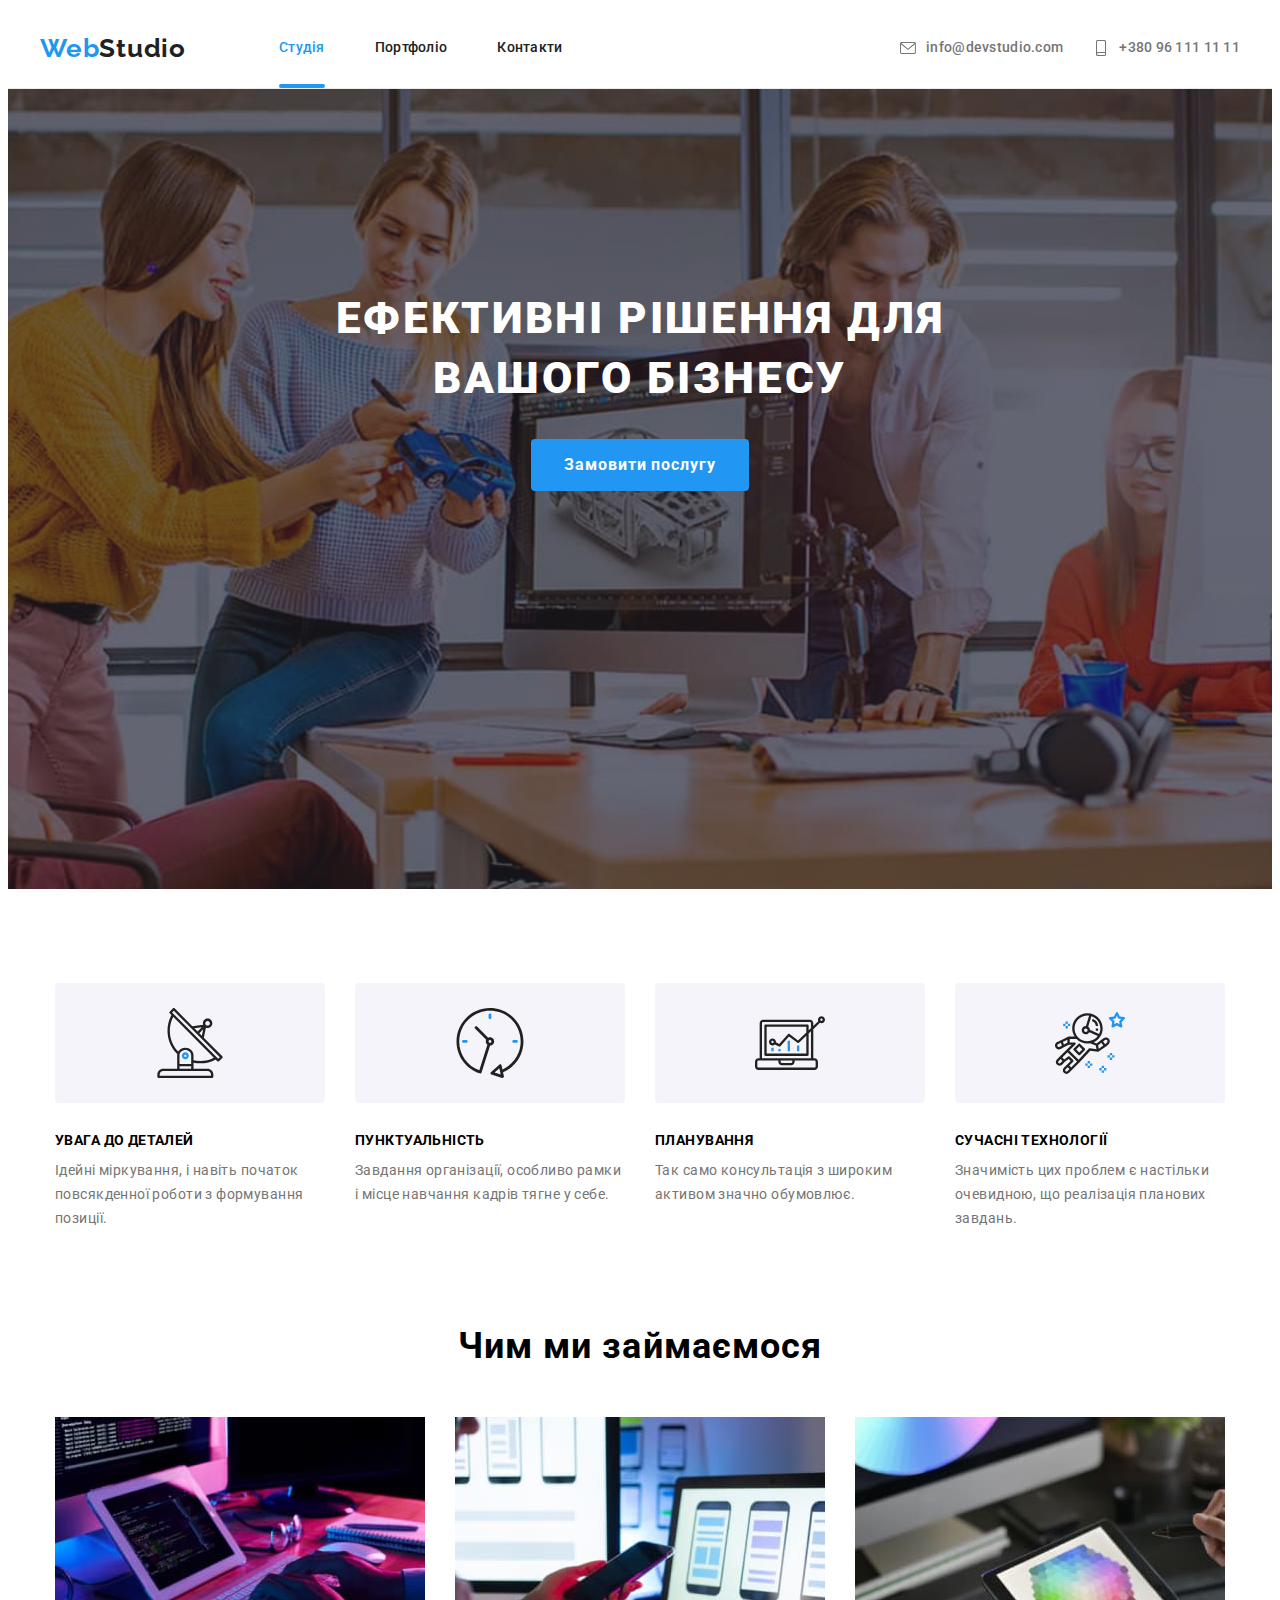
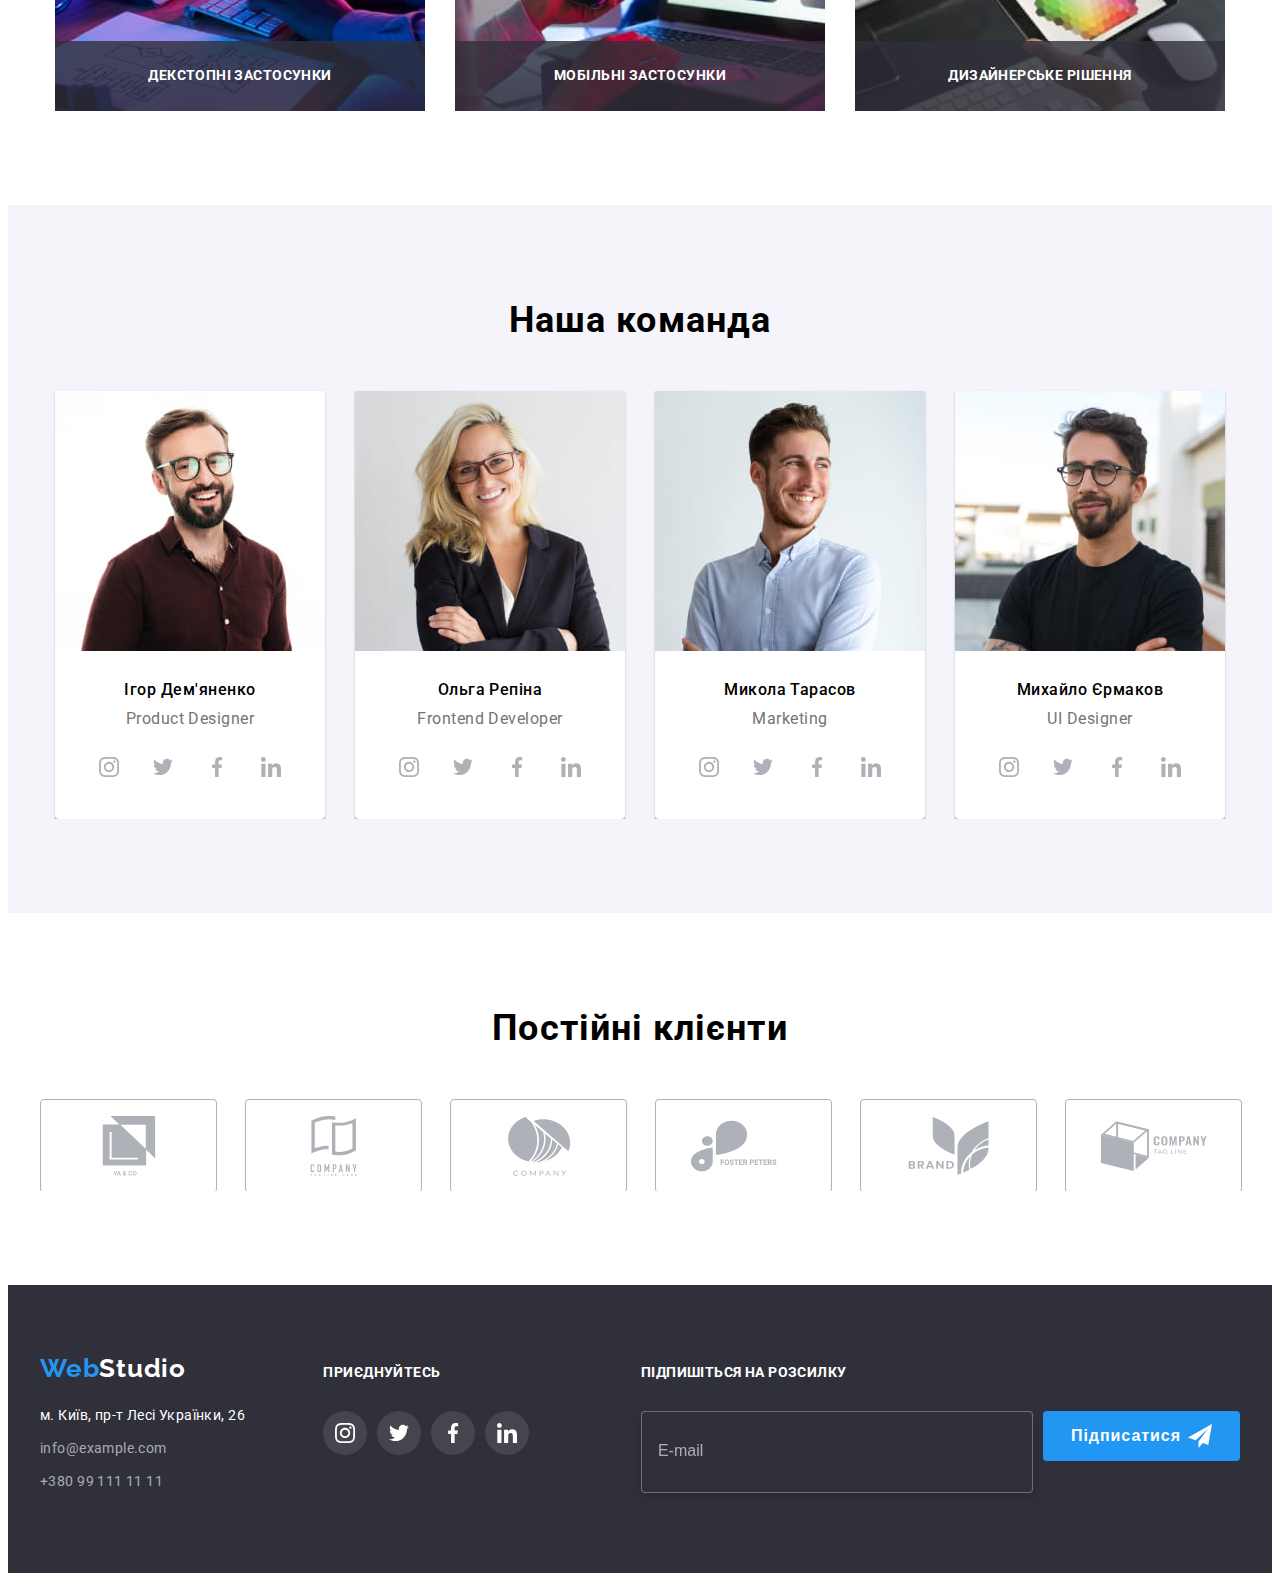
<file: index.html>
<!DOCTYPE html>
<html lang="uk">
  <head>
    <meta charset="UTF-8" />
    <meta http-equiv="X-UA-Compatible" content="IE=edge" />
    <meta name="viewport" content="width=device-width, initial-scale=1.0" />
    <title>Веб-студія</title>
    <link
      rel="stylesheet"
      href="https://cdnjs.cloudflare.com/ajax/libs/modern-normalize/1.1.0/modern-normalize.min.css"
      integrity="sha512-wpPYUAdjBVSE4KJnH1VR1HeZfpl1ub8YT/NKx4PuQ5NmX2tKuGu6U/JRp5y+Y8XG2tV+wKQpNHVUX03MfMFn9Q=="
      crossorigin="anonymous"
      referrerpolicy="no-referrer"
    />
    <link rel="preconnect" href="https://fonts.googleapis.com" />
    <link rel="preconnect" href="https://fonts.gstatic.com" crossorigin />
    <link
      href="https://fonts.googleapis.com/css2?family=Raleway:wght@700&family=Roboto:wght@400;500;700;900&display=swap"
      rel="stylesheet"
    />

    <link rel="stylesheet" href="./css/main.min.css" />
  </head>
  <body>
    <header class="header">
      <div class="container header-flex">
        <nav class="nav">
          <a class="logo link" href="" lang="en"
            >Web<span class="logo-theme-dark">Studio</span></a
          >
          <ul class="menu list">
            <li class="menu-item">
              <a class="menu-link link accent current" href="#">Студія</a>
            </li>
            <li class="menu-item">
              <a class="menu-link link" href="./portfolio.html">Портфоліо</a>
            </li>
            <li class="menu-item">
              <a class="menu-link link" href="#contact">Контакти</a>
            </li>
          </ul>
        </nav>

        <ul class="contact-nav list">
          <li class="header-contact__item">
            <a
              class="header-contact__link contact-mail link"
              href="mailto:info@devstudio.com"
            >
              <svg class="header-icon">
                <use href="./images/icons.svg#icon-mail"></use>
              </svg>
              info@devstudio.com
            </a>
          </li>
          <li class="header-contact__item">
            <a
              class="header-contact__link contact-number-phone link"
              href="tel:+38096111111"
            >
              <svg class="header-icon">
                <use href="./images/icons.svg#icon-smartphone"></use>
              </svg>
              +380 96 111 11 11
            </a>
          </li>
        </ul>
        <button class="menu-open" data-menu-open>
          <svg
            class="menu-burger"
            width="40"
            height="40"
            aria-label="Відкривання мобільного меню"
          >
            <use href="./images/icons.svg#icon-menu-mob"></use>
          </svg>
        </button>
      </div>

      <div class="mob-menu mob-flex is-hidden" data-menu>
        <div>
          <button class="menu-close" data-menu-close>
            <svg
              class="menu-close"
              width="40"
              height="40"
              aria-label="Закривання мобільного меню"
            >
              <use href="./images/icons.svg#icon-close-mob"></use>
            </svg>
          </button>

          <ul class="mob-menu-list list">
            <li class="mob-menu-list__item">
              <a
                class="mob-menu-list__link link mob-menu-list__link--current"
                href="./index.html"
                >Студія</a
              >
            </li>
            <li class="mob-menu-list__item">
              <a class="mob-menu-list__link link" href="./portfolio.html"
                >Портфоліо</a
              >
            </li>
            <li class="mob-menu-list__item">
              <a class="mob-menu-list__link link" href="">Контакти</a>
            </li>
          </ul>
        </div>
        <div class="mob-menu-list__down">
          <a class="mob-menu-list__tell link" href="tel:+380961111111">
            +38 096 111 11 11</a
          >
          <a class="mob-menu-list__mail link" href="mailto:info@devstudio.com"
            >info@devstudio.com</a
          >
          <ul class="mob-menu-list__social list">
            <li class="mob-menu-list__social-item">Instagram</li>
            <li class="mob-menu-list__social-item">Twitter</li>
            <li class="mob-menu-list__social-item">Facebook</li>
            <li class="mob-menu-list__social-item">LinkedIn</li>
          </ul>
        </div>
      </div>
    </header>
    <main>
      <section class="hero">
        <div class="container">
          <h1 class="hero-title">Ефективні рішення для вашого бізнесу</h1>
          <button class="hero-btn" type="button" data-modal-open>
            Замовити послугу
          </button>

          <div class="backdrop is-hidden" data-modal>
            <div class="modal">
              <form class="form">
                <span class="form-title"
                  >Залиште свої дані, ми вам передзвонимо</span
                >
                <div class="form-field top-title">
                  <label class="form-label" for="name">Ім'я</label>
                  <input class="form-input" type="text" name="name" id="name" />
                  <svg class="input-icon" width="18" height="18">
                    <use href="./images/icons.svg#icon-name"></use>
                  </svg>
                </div>
                <div class="form-field">
                  <label class="form-label" for="tel">Телефон</label>
                  <input
                    class="form-input"
                    type="tel"
                    name="tel"
                    id="tel"
                    required
                  />
                  <svg class="input-icon" width="18" height="18">
                    <use href="./images/icons.svg#icon-phone"></use>
                  </svg>
                </div>
                <div class="form-field">
                  <label class="form-label" for="email">Пошта</label>
                  <input
                    class="form-input"
                    type="email"
                    name="email"
                    id="email"
                  />
                  <svg class="input-icon" width="18" height="18">
                    <use href="./images/icons.svg#icon-email"></use>
                  </svg>
                </div>
                <div class="form-field">
                  <label class="comment-label" for="comment">Коментар</label>
                  <textarea
                    class="comment"
                    name="comment"
                    id="comment"
                    rows="9"
                    placeholder="Введіть текст"
                  ></textarea>
                </div>

                <div class="form-field-chek">
                  <label class="policy-label" for="policy">
                    <input
                      class="checkbox"
                      type="checkbox"
                      name="policy"
                      id="policy"
                    />

                    <span class="form-icon-policy">
                      <svg class="policy-icon" width="18px" height="18px">
                        <use href="./images/icons.svg#icon-check"></use>
                      </svg>
                    </span>

                    <span class="form-label-policy">
                      Погоджуюсь з розсилкою і приймаю &nbsp;</span
                    ><a class="policy-link" href="">Умови договору</a>
                  </label>
                </div>

                <button class="form-btn" type="submit">Відправити</button>
              </form>

              <button type="button" class="button-close" data-modal-close>
                <svg class="icon-close-modal" width="18" height="18">
                  <use href="./images/icons.svg#icon-close"></use>
                </svg>
              </button>
            </div>
          </div>
        </div>
      </section>

      <section class="services-section" id="services">
        <div class="container">
          <h2 class="visually-hidden">Підхід</h2>
          <ul class="services-list services-flex list">
            <li class="services-item">
              <div class="services-icon-bg">
                <svg width="70" height="70">
                  <use href="./images/icons.svg#icon-antenna-1"></use>
                </svg>
              </div>

              <h3 class="services-subtitle">Увага до деталей</h3>
              <p class="services-description">
                Ідейні міркування, і навіть початок повсякденної роботи з
                формування позиції.
              </p>
            </li>
            <li class="services-item">
              <div class="services-icon-bg">
                <svg width="70" height="70">
                  <use href="./images/icons.svg#icon-clock-2"></use>
                </svg>
              </div>

              <h3 class="services-subtitle">Пунктуальність</h3>
              <p class="services-description">
                Завдання організації, особливо рамки і місце навчання кадрів
                тягне у себе.
              </p>
            </li>
            <li class="services-item">
              <div class="services-icon-bg">
                <svg width="70" height="70">
                  <use href="./images/icons.svg#icon-diagram-3"></use>
                </svg>
              </div>

              <h3 class="services-subtitle">Планування</h3>
              <p class="services-description">
                Так само консультація з широким активом значно обумовлює.
              </p>
            </li>
            <li class="services-item">
              <div class="services-icon-bg">
                <svg width="70" height="70">
                  <use href="./images/icons.svg#icon-astronaut-4"></use>
                </svg>
              </div>

              <h3 class="services-subtitle">Сучасні технології</h3>
              <p class="services-description">
                Значимість цих проблем є настільки очевидною, що реалізація
                планових завдань.
              </p>
            </li>
          </ul>
        </div>
      </section>

      <section class="work">
        <div class="container">
          <h2 class="title__description">Чим ми займаємося</h2>
          <ul class="list work__list">
            <li class="work__element">
              <div class="work__item">
                <img
                  class="img"
                  srcset="
                    ./images/about/about-img-0.jpg    1x,
                    ./images/about/about-img-0-2x.jpg 2x
                  "
                  src="./images/about/about-img-0.jpg"
                  alt="верстка, дизайн, внешнее оформление, рабочий офис"
                  width="370"
                  height="294"
                />
                <h3 class="work-list__text">ДЕКСТОПНІ ЗАСТОСУНКИ</h3>
              </div>
            </li>

            <li class="work__element">
              <div class="work__item">
                <img
                  class="img"
                  srcset="
                    ./images/about/about-img-1.jpg    1x,
                    ./images/about/about-img-1-2x.jpg 2x
                  "
                  src="./images/about/about-img-1.jpg"
                  alt="разработка мобильных приложений"
                  width="370"
                  height="294"
                />
                <h3 class="work-list__text">МОБІЛЬНІ ЗАСТОСУНКИ</h3>
              </div>
            </li>
            <li class="work__element">
              <div class="work__item">
                <img
                  class="img"
                  srcset="
                    ./images/about/about-img-2.jpg    1x,
                    ./images/about/about-img-2-2x.jpg 2x
                  "
                  src="./images/about/about-img-2.jpg"
                  alt="веб-дизайнер выберает цвет"
                  width="370"
                  height="294"
                />
                <h3 class="work-list__text">ДИЗАЙНЕРСЬКЕ РІШЕННЯ</h3>
              </div>
            </li>
          </ul>
        </div>
      </section>

      <section class="team" id="about">
        <div class="container">
          <h2 class="title__description">Наша команда</h2>
          <ul class="team__list list">
            <li class="team__element">
              <picture>
                <!-- Набір зображень для десктопних екранів -->
                <source
                  media="(min-width: 1200px)"
                  srcset="
                    ./images/team/igor-dek.jpg   1x,
                    ./images/team/igor-dek2x.jpg 2x
                  "
                  type="image/jpg"
                />
                <!-- Набір зображень для планшетних екранів -->
                <source
                  media="(min-width: 768px)"
                  srcset="
                    ./images/team/igor-tab.jpg   1x,
                    ./images/team/igor-tab2x.jpg 2x
                  "
                  type="image/jpg"
                />
                <!-- Набір зображень для мобільних екранів -->
                <source
                  media="(max-width: 767px)"
                  srcset="
                    ./images/team/igor-mob.jpg   1x,
                    ./images/team/igor-mob2x.jpg 2x
                  "
                  type="image/jpg"
                />
                <!-- Дефолтне зображення, яке відпрацює у будь-якому випадку -->
                <img
                  class="img"
                  src="./images/team/igor.jpg"
                  alt="Продукт дизайнер"
                  width="450"
                  height="460"
                />
              </picture>
              <div class="about-card">
                <h3 class="subtitle-name">Ігор Дем'яненко</h3>
                <p class="description-position">Product Designer</p>
                <ul class="team-soc-list list">
                  <li class="team-soc-item">
                    <a href="" target="_blank" class="team-soc-link link">
                      <svg class="team-soc-icon" width="20" height="20">
                        <use href="./images/icons.svg#icon-instagram"></use>
                      </svg>
                    </a>
                  </li>
                  <li class="team-soc-item">
                    <a href="" target="_blank" class="team-soc-link link">
                      <svg class="team-soc-icon" width="20" height="20">
                        <use href="./images/icons.svg#icon-twitter"></use>
                      </svg>
                    </a>
                  </li>
                  <li class="team-soc-item">
                    <a href="" target="_blank" class="team-soc-link link">
                      <svg class="team-soc-icon" width="20" height="20">
                        <use href="./images/icons.svg#icon-facebook"></use>
                      </svg>
                    </a>
                  </li>
                  <li class="team-soc-item">
                    <a href="" target="_blank" class="team-soc-link link">
                      <svg class="team-soc-icon" width="20" height="20">
                        <use href="./images/icons.svg#icon-linkedin"></use>
                      </svg>
                    </a>
                  </li>
                </ul>
              </div>
            </li>
            <li class="team__element">
              <picture>
                <!-- Набір зображень для десктопних екранів -->
                <source
                  media="(min-width: 1200px)"
                  srcset="
                    ./images/team/olga-dek.jpg   1x,
                    ./images/team/olga-dek2x.jpg 2x
                  "
                  type="image/jpg"
                />
                <!-- Набір зображень для планшетних екранів -->
                <source
                  media="(min-width: 768px)"
                  srcset="
                    ./images/team/olga-tab.jpg   1x,
                    ./images/team/olga-tab2x.jpg 2x
                  "
                  type="image/jpg"
                />
                <!-- Набір зображень для мобільних екранів -->
                <source
                  media="(max-width: 767px)"
                  srcset="
                    ./images/team/olga-mob.jpg   1x,
                    ./images/team/olga-mob2x.jpg 2x
                  "
                  type="image/jpg"
                />
                <!-- Дефолтне зображення, яке відпрацює у будь-якому випадку -->
                <img
                  class="img"
                  src="./images/team/olga.jpg"
                  alt="розробниця"
                  width="450"
                  height="460"
                />
              </picture>
              <div class="about-card">
                <h3 class="subtitle-name">Ольга Репіна</h3>
                <p class="description-position">Frontend Developer</p>

                <ul class="team-soc-list list">
                  <li class="team-soc-item">
                    <a href="" target="_blank" class="team-soc-link link">
                      <svg class="team-soc-icon" width="20" height="20">
                        <use href="./images/icons.svg#icon-instagram"></use>
                      </svg>
                    </a>
                  </li>
                  <li class="team-soc-item">
                    <a href="" target="_blank" class="team-soc-link link">
                      <svg class="team-soc-icon" width="20" height="20">
                        <use href="./images/icons.svg#icon-twitter"></use>
                      </svg>
                    </a>
                  </li>
                  <li class="team-soc-item">
                    <a href="" target="_blank" class="team-soc-link link">
                      <svg class="team-soc-icon" width="20" height="20">
                        <use href="./images/icons.svg#icon-facebook"></use>
                      </svg>
                    </a>
                  </li>
                  <li class="team-soc-item">
                    <a href="" target="_blank" class="team-soc-link link">
                      <svg class="team-soc-icon" width="20" height="20">
                        <use href="./images/icons.svg#icon-linkedin"></use>
                      </svg>
                    </a>
                  </li>
                </ul>
              </div>
            </li>

            <li class="team__element">
              <picture>
                <!-- Набір зображень для десктопних екранів -->
                <source
                  media="(min-width: 1200px)"
                  srcset="
                    ./images/team/nikolay-dek.jpg   1x,
                    ./images/team/nikolay-dek2x.jpg 2x
                  "
                  type="image/jpg"
                />
                <!-- Набір зображень для планшетних екранів -->
                <source
                  media="(min-width: 768px)"
                  srcset="
                    ./images/team/nikolay-tab.jpg   1x,
                    ./images/team/nikolay-tab2x.jpg 2x
                  "
                  type="image/jpg"
                />
                <!-- Набір зображень для мобільних екранів -->
                <source
                  media="(max-width: 767px)"
                  srcset="
                    ./images/team/nikolay-mob.jpg   1x,
                    ./images/team/nikolay-mob2x.jpg 2x
                  "
                  type="image/jpg"
                />
                <!-- Дефолтне зображення, яке відпрацює у будь-якому випадку -->
                <img
                  class="img"
                  src="./images/team/nikolay.jpg"
                  alt="маркетолог"
                  width="450"
                  height="460"
                />
              </picture>
              <div class="about-card">
                <h3 class="subtitle-name">Микола Тарасов</h3>
                <p class="description-position">Marketing</p>

                <ul class="team-soc-list list">
                  <li class="team-soc-item">
                    <a href="" target="_blank" class="team-soc-link link">
                      <svg class="team-soc-icon" width="20" height="20">
                        <use href="./images/icons.svg#icon-instagram"></use>
                      </svg>
                    </a>
                  </li>
                  <li class="team-soc-item">
                    <a href="" target="_blank" class="team-soc-link link">
                      <svg class="team-soc-icon" width="20" height="20">
                        <use href="./images/icons.svg#icon-twitter"></use>
                      </svg>
                    </a>
                  </li>
                  <li class="team-soc-item">
                    <a href="" target="_blank" class="team-soc-link link">
                      <svg class="team-soc-icon" width="20" height="20">
                        <use href="./images/icons.svg#icon-facebook"></use>
                      </svg>
                    </a>
                  </li>
                  <li class="team-soc-item">
                    <a href="" target="_blank" class="team-soc-link link">
                      <svg class="team-soc-icon" width="20" height="20">
                        <use href="./images/icons.svg#icon-linkedin"></use>
                      </svg>
                    </a>
                  </li>
                </ul>
              </div>
            </li>

            <li class="team__element">
              <picture>
                <!-- Набір зображень для десктопних екранів -->
                <source
                  media="(min-width: 1200px)"
                  srcset="
                    ./images/team/misha-dek.jpg   1x,
                    ./images/team/misha-dek2x.jpg 2x
                  "
                  type="image/jpg"
                />
                <!-- Набір зображень для планшетних екранів -->
                <source
                  media="(min-width: 768px)"
                  srcset="
                    ./images/team/misha-tab.jpg   1x,
                    ./images/team/misha-tab2x.jpg 2x
                  "
                  type="image/jpg"
                />
                <!-- Набір зображень для мобільних екранів -->
                <source
                  media="(max-width: 767px)"
                  srcset="
                    ./images/team/misha-mob.jpg   1x,
                    ./images/team/misha-mob2x.jpg 2x
                  "
                  type="image/jpg"
                />
                <!-- Дефолтне зображення, яке відпрацює у будь-якому випадку -->
                <img
                  class="img"
                  src="./images/team/misha.jpg"
                  alt="UI Дизайнер"
                  width="450"
                  height="460"
                />
              </picture>
              <div class="about-card">
                <h3 class="subtitle-name">Михайло Єрмаков</h3>
                <p class="description-position">UI Designer</p>

                <ul class="team-soc-list list">
                  <li class="team-soc-item">
                    <a href="" target="_blank" class="team-soc-link link">
                      <svg class="team-soc-icon" width="20" height="20">
                        <use href="./images/icons.svg#icon-instagram"></use>
                      </svg>
                    </a>
                  </li>
                  <li class="team-soc-item">
                    <a href="" target="_blank" class="team-soc-link link">
                      <svg class="team-soc-icon" width="20" height="20">
                        <use href="./images/icons.svg#icon-twitter"></use>
                      </svg>
                    </a>
                  </li>
                  <li class="team-soc-item">
                    <a href="" target="_blank" class="team-soc-link link">
                      <svg class="team-soc-icon" width="20" height="20">
                        <use href="./images/icons.svg#icon-facebook"></use>
                      </svg>
                    </a>
                  </li>
                  <li class="team-soc-item">
                    <a href="" target="_blank" class="team-soc-link link">
                      <svg class="team-soc-icon" width="20" height="20">
                        <use href="./images/icons.svg#icon-linkedin"></use>
                      </svg>
                    </a>
                  </li>
                </ul>
              </div>
            </li>
          </ul>
        </div>
      </section>
      <section class="customers">
        <div class="container">
          <h2 class="title__description">Постійні клієнти</h2>
          <ul class="customers__list list">
            <li class="customers__item">
              <a
                href="https://www.google.com.ua/"
                target="_blank"
                class="customers__link"
              >
                <svg class="customers__icon" width="106" height="60">
                  <use href="./images/icons.svg#icon-group-1"></use>
                </svg>
              </a>
            </li>
            <li class="customers__item">
              <a
                href="https://www.google.com.ua/"
                target="_blank"
                class="customers__link"
              >
                <svg class="customers__icon" width="106" height="60">
                  <use href="./images/icons.svg#icon-group-2"></use>
                </svg>
              </a>
            </li>
            <li class="customers__item">
              <a
                href="https://www.google.com.ua/"
                target="_blank"
                class="customers__link"
              >
                <svg class="customers__icon" width="106" height="60">
                  <use href="./images/icons.svg#icon-group-3"></use>
                </svg>
              </a>
            </li>
            <li class="customers__item">
              <a
                href="https://www.google.com.ua/"
                target="_blank"
                class="customers__link"
              >
                <svg class="customers__icon" width="106" height="60">
                  <use href="./images/icons.svg#icon-group-4"></use>
                </svg>
              </a>
            </li>
            <li class="customers__item">
              <a
                href="https://www.google.com.ua/"
                target="_blank"
                class="customers__link"
              >
                <svg class="customers__icon" width="106" height="60">
                  <use href="./images/icons.svg#icon-group-5"></use>
                </svg>
              </a>
            </li>
            <li class="customers__item">
              <a
                href="https://www.google.com.ua/"
                target="_blank"
                class="customers__link"
              >
                <svg class="customers__icon" width="106" height="60">
                  <use href="./images/icons.svg#icon-group-6"></use>
                </svg>
              </a>
            </li>
          </ul>
        </div>
      </section>
      <footer id="contact" class="footer">
        <div class="container">
          <div class="footer__flex">
            <div class="footer-widget">
              <a class="logo link" href="" lang="en"
                >Web<span class="logo-theme-light">Studio</span></a
              >

              <address class="footer-contact">
                <ul class="footer-contact__list list">
                  <li class="footer-contact__item">
                    <a
                      class="contact-map link"
                      href="https://goo.gl/maps/MqzZdGGHkDWmwsRv9"
                      target="blank"
                      rel="noopener noreferrer"
                      >м. Київ, пр-т Лесі Українки, 26
                    </a>
                  </li>
                  <li class="footer-contact__item">
                    <a
                      class="contact-addres link"
                      href="mailto:info@example.com"
                      >info@example.com</a
                    >
                  </li>
                  <li class="footer-contact__item">
                    <a class="contact-addres link" href="tel:+380991111111"
                      >+380 99 111 11 11</a
                    >
                  </li>
                </ul>
              </address>
            </div>
            <div class="footer-widget-soc">
              <div class="footer-soc">
                <h3 class="third-title">Приєднуйтесь</h3>
                <ul class="footer-soc-list list">
                  <li class="footer-soc-item">
                    <a
                      href="https://www.instagram.com/"
                      target="_blank"
                      class="footer-soc-link link"
                    >
                      <svg class="footer-soc-icon" width="20" height="20">
                        <use href="./images/icons.svg#icon-instagram"></use>
                      </svg>
                    </a>
                  </li>
                  <li class="footer-soc-item">
                    <a
                      href="https://twitter.com/"
                      target="_blank"
                      class="footer-soc-link link"
                    >
                      <svg class="footer-soc-icon" width="20" height="20">
                        <use href="./images/icons.svg#icon-twitter"></use>
                      </svg>
                    </a>
                  </li>
                  <li class="footer-soc-item">
                    <a
                      href="https://www.facebook.com/"
                      target="_blank"
                      class="footer-soc-link link"
                    >
                      <svg class="footer-soc-icon" width="20" height="20">
                        <use href="./images/icons.svg#icon-facebook"></use>
                      </svg>
                    </a>
                  </li>
                  <li class="footer-soc-item">
                    <a
                      href="https://www.linkedin.com/"
                      target="_blank"
                      class="footer-soc-link link"
                    >
                      <svg class="footer-soc-icon" width="20" height="20">
                        <use href="./images/icons.svg#icon-linkedin"></use>
                      </svg>
                    </a>
                  </li>
                </ul>
              </div>
            </div>

            <div class="footer-widget-form">
              <div class="footer-submit">
                <p class="footer-submit-text">Підпишіться на розсилку</p>
                <div class="footer-submit-form">
                  <label class="footer-submit-label" for="submit-mail"></label>
                  <input
                    class="footer-submit-input"
                    type="email"
                    name="submit-mail"
                    id="submit-mail"
                    placeholder="E-mail"
                  />

                  <button class="footer-submit-btn" type="submit">
                    Підписатися
                    <svg class="footer-submit-icon" width="24px" height="24px">
                      <use href="./images/icons.svg#icon-send"></use>
                    </svg>
                  </button>
                </div>
              </div>
            </div>
          </div>
        </div>
      </footer>
    </main>
    <script src="./js/menu.js"></script>
    <script src="./js/modal.js"></script>
  </body>
</html>
</file>
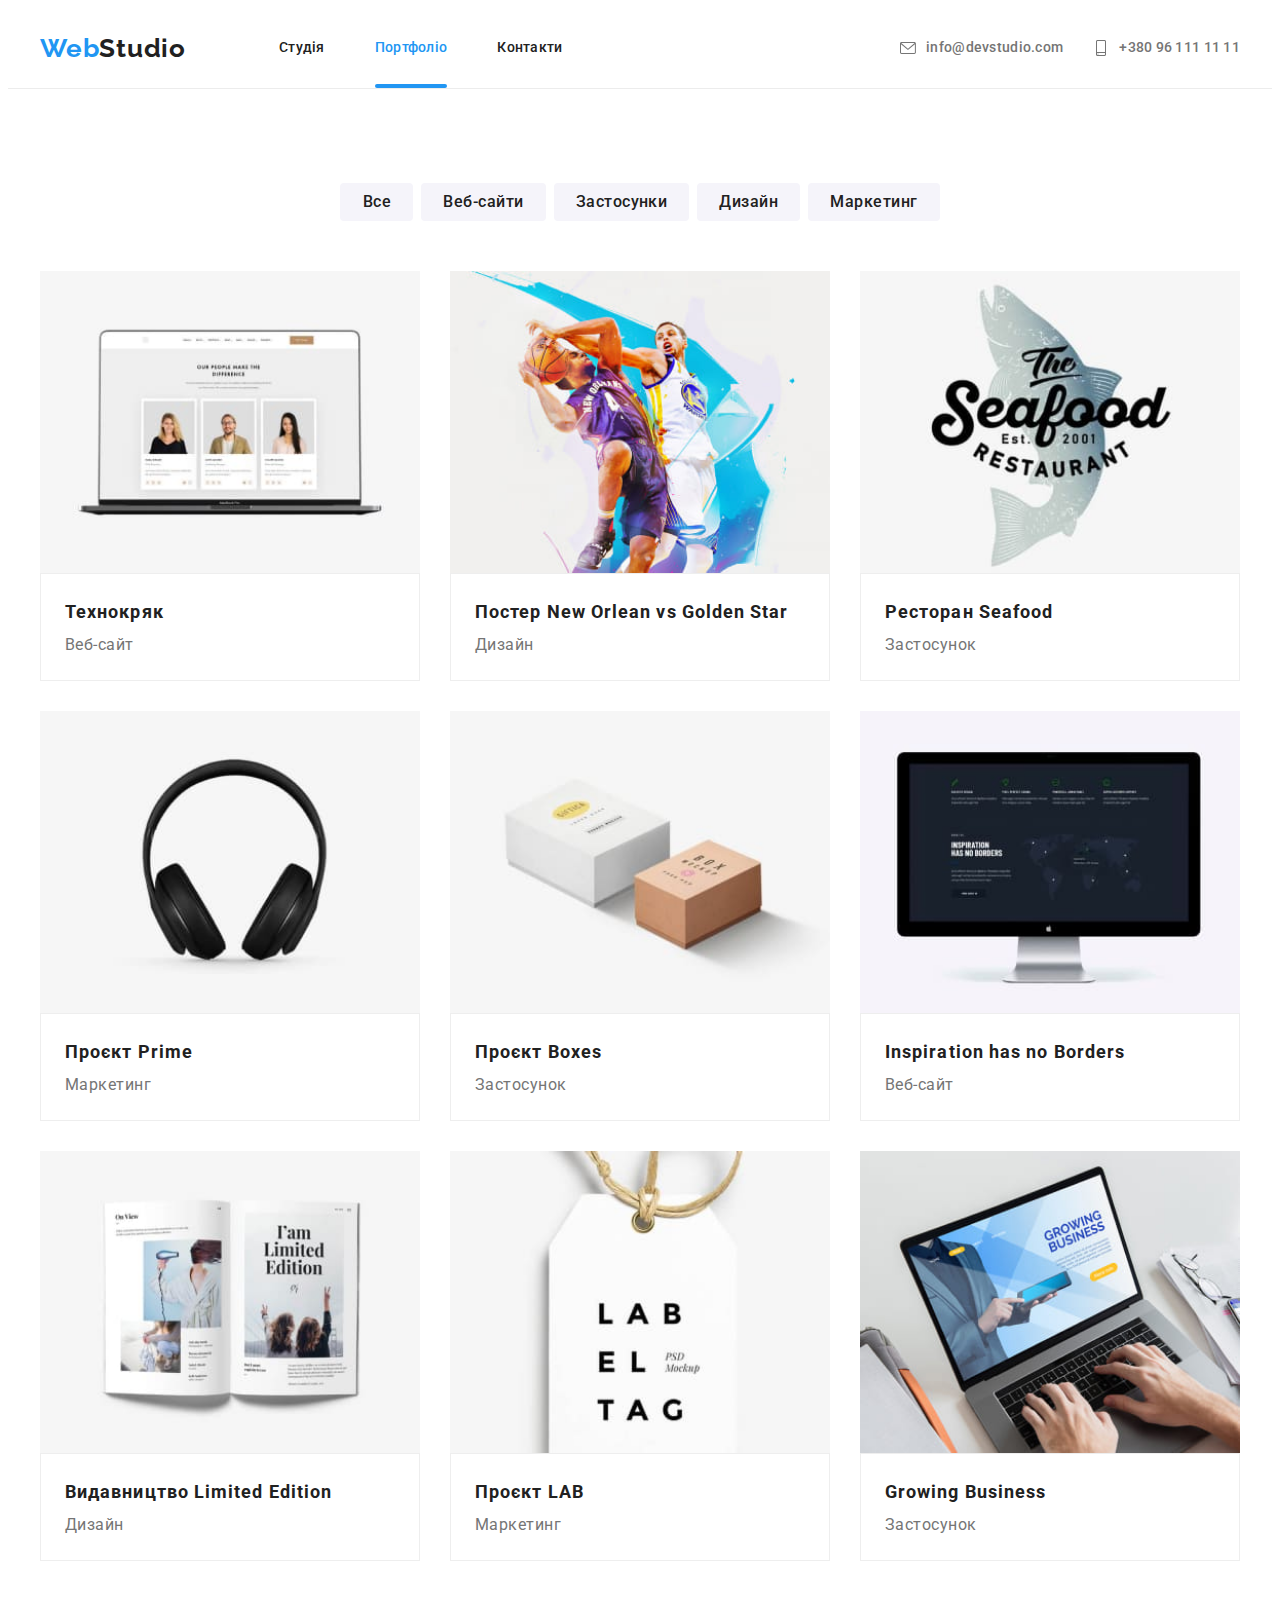
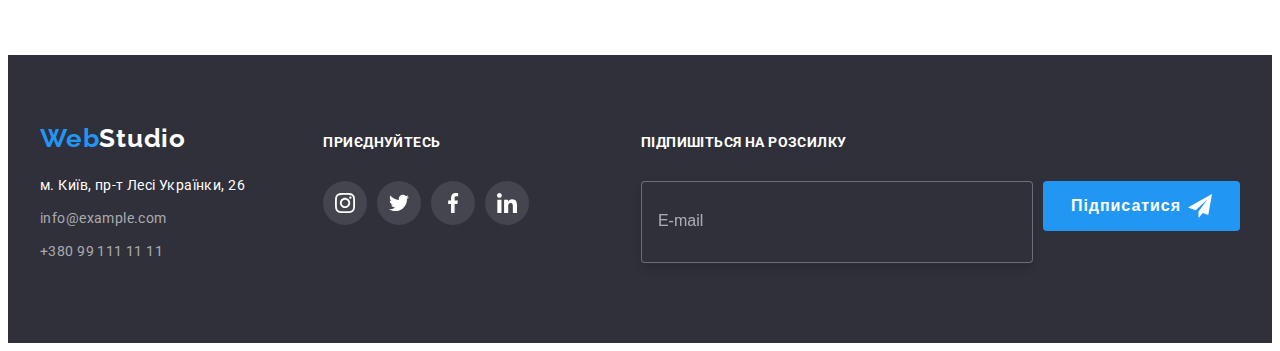
<file: portfolio.html>
<!DOCTYPE html>
<html lang="uk">
  <head>
    <meta charset="UTF-8" />
    <meta http-equiv="X-UA-Compatible" content="IE=edge" />
    <meta name="viewport" content="width=device-width, initial-scale=1.0" />
    <title>Портфоліо</title>
    <link rel="preconnect" href="https://fonts.googleapis.com" />
    <link rel="preconnect" href="https://fonts.gstatic.com" crossorigin />
    <link
      href="https://fonts.googleapis.com/css2?family=Raleway:wght@700&family=Roboto:wght@400;500;700;900&display=swap"
      rel="stylesheet"
    />
    <link
      rel="stylesheet"
      href="https://cdnjs.cloudflare.com/ajax/libs/modern-normalize/1.1.0/modern-normalize.min.css"
      integrity="sha512-wpPYUAdjBVSE4KJnH1VR1HeZfpl1ub8YT/NKx4PuQ5NmX2tKuGu6U/JRp5y+Y8XG2tV+wKQpNHVUX03MfMFn9Q=="
      crossorigin="anonymous"
      referrerpolicy="no-referrer"
    />

    <link rel="stylesheet" href="./css/main.min.css" />
  </head>
  <body>
    <header class="header">
      <div class="container header-flex">
        <nav class="nav">
          <a class="logo link" href="" lang="en"
            >Web<span class="logo-theme-dark">Studio</span></a
          >
          <ul class="menu list">
            <li class="menu-item">
              <a class="menu-link link" href="./index.html">Студія</a>
            </li>
            <li class="menu-item">
              <a class="menu-link link accent current" href="./portfolio.html"
                >Портфоліо</a
              >
            </li>
            <li class="menu-item">
              <a class="menu-link link" href="#contact">Контакти</a>
            </li>
          </ul>
        </nav>

        <ul class="contact-nav list">
          <li class="header-contact__item">
            <a
              class="header-contact__link contact-mail link"
              href="mailto:info@devstudio.com"
            >
              <svg class="header-icon">
                <use href="./images/icons.svg#icon-mail"></use>
              </svg>
              info@devstudio.com
            </a>
          </li>
          <li class="header-contact__item">
            <a
              class="header-contact__link contact-number-phone link"
              href="tel:+38096111111"
            >
              <svg class="header-icon">
                <use href="./images/icons.svg#icon-smartphone"></use>
              </svg>
              +380 96 111 11 11
            </a>
          </li>
        </ul>
        <button class="menu-open" data-menu-open>
          <svg class="menu-burger" width="40" height="40">
            <use href="./images/icons.svg#icon-menu-mob"></use>
          </svg>
        </button>
      </div>

      <div class="mob-menu mob-flex is-hidden" data-menu>
        <div>
          <button class="menu-close" data-menu-close>
            <svg class="menu-close" width="40" height="40">
              <use href="./images/icons.svg#icon-close-mob"></use>
            </svg>
          </button>

          <ul class="mob-menu-list list">
            <li class="mob-menu-list__item">
              <a
                class="mob-menu-list__link link mob-menu-list__link"
                href="./index.html"
                >Студія</a
              >
            </li>
            <li class="mob-menu-list__item">
              <a
                class="mob-menu-list__link link mob-menu-list__link--current link"
                href="./portfolio.html"
                >Портфоліо</a
              >
            </li>
            <li class="mob-menu-list__item">
              <a class="mob-menu-list__link link" href="">Контакти</a>
            </li>
          </ul>
        </div>
        <div class="mob-menu-list__down">
          <a class="mob-menu-list__tell link" href="tel:+380961111111">
            +38 096 111 11 11</a
          >
          <a class="mob-menu-list__mail link" href="mailto:info@devstudio.com"
            >info@devstudio.com</a
          >
          <ul class="mob-menu-list__social list">
            <li class="mob-menu-list__social-item">Instagram</li>
            <li class="mob-menu-list__social-item">Twitter</li>
            <li class="mob-menu-list__social-item">Facebook</li>
            <li class="mob-menu-list__social-item">LinkedIn</li>
          </ul>
        </div>
      </div>
    </header>
    <main>
      <section class="portfolio">
        <div class="container">
          <ul class="filter list">
            <li class="filter__element">
              <button class="btn-element__filter" type="button">Все</button>
            </li>
            <li class="filter__element">
              <button class="btn-element__filter" type="button">
                Веб-сайти
              </button>
            </li>
            <li class="filter__element">
              <button class="btn-element__filter" type="button">
                Застосунки
              </button>
            </li>
            <li class="filter__element">
              <button class="btn-element__filter" type="button">Дизайн</button>
            </li>
            <li class="filter__element">
              <button class="btn-element__filter" type="button">
                Маркетинг
              </button>
            </li>
          </ul>

          <ul class="portfolio__container list">
            <li class="portfolio__element">
              <a class="portfolio__element-link link" href="">
                <div class="portfolio-overlay">
                  <div class="portfolio-overlay__wrapper">
                    <div class="portfolio-overlay__contents">
                      <p class="portfolio-overlay__description">
                        Ресурс пропонує комплексні пропозиції з різним рівнем
                        функціоналу та сервісів. Все це дозволить відвідувачу
                        отримати вичерпні відомості про компанію або приватну
                        особу.
                      </p>
                    </div>
                  </div>

                  <picture>
                    <!-- Набір зображень для десктопних екранів -->
                    <source
                      media="(min-width: 1200px)"
                      srcset="
                        ./images/portfolio/img-0-dek.jpg   1x,
                        ./images/portfolio/img-0-dek2x.jpg 2x
                      "
                      type="image/jpg"
                    />
                    <!-- Набір зображень для планшетних екранів -->
                    <source
                      media="(min-width: 768px)"
                      srcset="
                        ./images/portfolio/img-0-tab.jpg   1x,
                        ./images/portfolio/img-0-tab2x.jpg 2x
                      "
                      type="image/jpg"
                    />
                    <!-- Набір зображень для мобільних екранів -->
                    <source
                      media="(max-width: 767px)"
                      srcset="
                        ./images/portfolio/img-0-mob.jpg   1x,
                        ./images/portfolio/img-0-mob2x.jpg 2x
                      "
                      type="image/jpg"
                    />
                    <!-- Дефолтне зображення, яке відпрацює у будь-якому випадку -->
                    <img
                      class="img"
                      src="./images/portfolio/img-0.jpg"
                      alt="Технокряк, ноутбук, веб-сайт, скрін "
                      width="450"
                      height="294"
                      loading="lazy"
                    />
                  </picture>
                </div>

                <div class="portfolio-card">
                  <h2 class="portfolio__subtitle">Технокряк</h2>
                  <p class="portfolio__description">Веб-сайт</p>
                </div>
              </a>
            </li>
            <li class="portfolio__element">
              <a class="portfolio__element-link link" href="">
                <div class="portfolio-overlay">
                  <div class="portfolio-overlay__wrapper">
                    <div class="portfolio-overlay__contents">
                      <p class="portfolio-overlay__description">
                        Ресурс пропонує комплексні пропозиції з різним рівнем
                        функціоналу та сервісів. Все це дозволить відвідувачу
                        отримати вичерпні відомості про компанію або приватну
                        особу.
                      </p>
                    </div>
                  </div>

                  <picture>
                    <!-- Набір зображень для десктопних екранів -->
                    <source
                      media="(min-width: 1200px)"
                      srcset="
                        ./images/portfolio/img-1-dek.jpg   1x,
                        ./images/portfolio/img-1-dek2x.jpg 2x
                      "
                      type="image/jpg"
                    />
                    <!-- Набір зображень для планшетних екранів -->
                    <source
                      media="(min-width: 768px)"
                      srcset="
                        ./images/portfolio/img-1-tab.jpg   1x,
                        ./images/portfolio/img-1-tab2x.jpg 2x
                      "
                      type="image/jpg"
                    />
                    <!-- Набір зображень для мобільних екранів -->
                    <source
                      media="(max-width: 767px)"
                      srcset="
                        ./images/portfolio/img-1-mob.jpg   1x,
                        ./images/portfolio/img-1-mob2x.jpg 2x
                      "
                      type="image/jpg"
                    />
                    <!-- Дефолтне зображення, яке відпрацює у будь-якому випадку -->
                    <img
                      class="img"
                      src="./images/portfolio/img-1.jpg"
                      alt="постер, баскетоболісти із м’ячем"
                      width="450"
                      height="294"
                      loading="lazy"
                    />
                  </picture>
                </div>
                <div class="portfolio-card">
                  <h2 class="portfolio__subtitle">
                    Постер New Orlean vs Golden Star
                  </h2>
                  <p class="portfolio__description">Дизайн</p>
                </div>
              </a>
            </li>

            <li class="portfolio__element">
              <a class="portfolio__element-link link" href="">
                <div class="portfolio-overlay">
                  <div class="portfolio-overlay__wrapper">
                    <div class="portfolio-overlay__contents">
                      <p class="portfolio-overlay__description">
                        Ресурс пропонує комплексні пропозиції з різним рівнем
                        функціоналу та сервісів. Все це дозволить відвідувачу
                        отримати вичерпні відомості про компанію або приватну
                        особу.
                      </p>
                    </div>
                  </div>

                  <picture>
                    <!-- Набір зображень для десктопних екранів -->
                    <source
                      media="(min-width: 1200px)"
                      srcset="
                        ./images/portfolio/img-2-dek.jpg   1x,
                        ./images/portfolio/img-2-dek2x.jpg 2x
                      "
                      type="image/jpg"
                    />
                    <!-- Набір зображень для планшетних екранів -->
                    <source
                      media="(min-width: 768px)"
                      srcset="
                        ./images/portfolio/img-2-tab.jpg   1x,
                        ./images/portfolio/img-2-tab2x.jpg 2x
                      "
                      type="image/jpg"
                    />
                    <!-- Набір зображень для мобільних екранів -->
                    <source
                      media="(max-width: 767px)"
                      srcset="
                        ./images/portfolio/img-2-mob.jpg   1x,
                        ./images/portfolio/img-2-mob2x.jpg 2x
                      "
                      type="image/jpg"
                    />
                    <!-- Дефолтне зображення, яке відпрацює у будь-якому випадку -->
                    <img
                      class="img"
                      src="./images/portfolio/img-2.jpg"
                      alt="логотип застосунку ресторана"
                      width="450"
                      height="294"
                      loading="lazy"
                    />
                  </picture>
                </div>
                <div class="portfolio-card">
                  <h2 class="portfolio__subtitle">Ресторан Seafood</h2>
                  <p class="portfolio__description">Застосунок</p>
                </div>
              </a>
            </li>

            <li class="portfolio__element">
              <a class="portfolio__element-link link" href="">
                <div class="portfolio-overlay">
                  <div5 class="portfolio-overlay__wrapper">
                    <div class="portfolio-overlay__contents">
                      <p class="portfolio-overlay__description">
                        Ресурс пропонує комплексні пропозиції з різним рівнем
                        функціоналу та сервісів. Все це дозволить відвідувачу
                        отримати вичерпні відомості про компанію або приватну
                        особу.
                      </p>
                    </div>
                  </div5

                  <picture>
                    <!-- Набір зображень для десктопних екранів -->
                    <source
                      media="(min-width: 1200px)"
                      srcset="
                        ./images/portfolio/img-3-dek.jpg   1x,
                        ./images/portfolio/img-3-dek2x.jpg 2x
                      "
                      type="image/jpg"
                    />
                    <!-- Набір зображень для планшетних екранів -->
                    <source
                      media="(min-width: 768px)"
                      srcset="
                        ./images/portfolio/img-3-tab.jpg   1x,
                        ./images/portfolio/img-3-tab2x.jpg 2x
                      "
                      type="image/jpg"
                    />
                    <!-- Набір зображень для мобільних екранів -->
                    <source
                      media="(max-width: 767px)"
                      srcset="
                        ./images/portfolio/img-3-mob.jpg   1x,
                        ./images/portfolio/img-3-mob2x.jpg 2x
                      "
                      type="image/jpg"
                    />
                    <!-- Дефолтне зображення, яке відпрацює у будь-якому випадку -->
                    <img
                      class="img"
                      src="./images/portfolio/img-3.jpg"
                      alt="навушники"
                      width="450"
                      height="294"
                      loading="lazy"
                    />
                  </picture>
                </div>
                <div class="portfolio-card">
                  <h2 class="portfolio__subtitle">Проєкт Prime</h2>
                  <p class="portfolio__description">Маркетинг</p>
                </div>
              </a>
            </li>

            <li class="portfolio__element">
              <a class="portfolio__element-link link" href="">
                <div class="portfolio-overlay">
                  <div class="portfolio-overlay__wrapper">
                    <div class="portfolio-overlay__contents">
                      <p class="portfolio-overlay__description">
                        Ресурс пропонує комплексні пропозиції з різним рівнем
                        функціоналу та сервісів. Все це дозволить відвідувачу
                        отримати вичерпні відомості про компанію або приватну
                        особу.
                      </p>
                    </div>
                  </div>

                  <picture>
                    <!-- Набір зображень для десктопних екранів -->
                    <source
                      media="(min-width: 1200px)"
                      srcset="
                        ./images/portfolio/img-4-dek.jpg   1x,
                        ./images/portfolio/img-4-dek2x.jpg 2x
                      "
                      type="image/jpg"
                    />
                    <!-- Набір зображень для планшетних екранів -->
                    <source
                      media="(min-width: 768px)"
                      srcset="
                        ./images/portfolio/img-4-tab.jpg   1x,
                        ./images/portfolio/img-4-tab2x.jpg 2x
                      "
                      type="image/jpg"
                    />
                    <!-- Набір зображень для мобільних екранів -->
                    <source
                      media="(max-width: 767px)"
                      srcset="
                        ./images/portfolio/img-4-mob.jpg   1x,
                        ./images/portfolio/img-4-mob2x.jpg 2x
                      "
                      type="image/jpg"
                    />
                    <!-- Дефолтне зображення, яке відпрацює у будь-якому випадку -->
                    <img
                      class="img"
                      src="./images/portfolio/img-4.jpg"
                      alt="коробки"
                      width="450"
                      height="294"
                      loading="lazy"
                    />
                  </picture>
                </div>
                <div class="portfolio-card">
                  <h2 class="portfolio__subtitle">Проєкт Boxes</h2>
                  <p class="portfolio__description">Застосунок</p>
                </div>
              </a>
            </li>

            <li class="portfolio__element">
              <a class="portfolio__element-link link" href="">
                <div class="portfolio-overlay">
                  <div class="portfolio-overlay__wrapper">
                    <div class="portfolio-overlay__contents">
                      <p class="portfolio-overlay__description">
                        Ресурс пропонує комплексні пропозиції з різним рівнем
                        функціоналу та сервісів. Все це дозволить відвідувачу
                        отримати вичерпні відомості про компанію або приватну
                        особу.
                      </p>
                    </div>
                  </div>

                  <picture>
                    <!-- Набір зображень для десктопних екранів -->
                    <source
                      media="(min-width: 1200px)"
                      srcset="
                        ./images/portfolio/img-5-dek.jpg   1x,
                        ./images/portfolio/img-5-dek2x.jpg 2x
                      "
                      type="image/jpg"
                    />
                    <!-- Набір зображень для планшетних екранів -->
                    <source
                      media="(min-width: 768px)"
                      srcset="
                        ./images/portfolio/img-5-tab.jpg   1x,
                        ./images/portfolio/img-5-tab2x.jpg 2x
                      "
                      type="image/jpg"
                    />
                    <!-- Набір зображень для мобільних екранів -->
                    <source
                      media="(max-width: 767px)"
                      srcset="
                        ./images/portfolio/img-5-mob.jpg   1x,
                        ./images/portfolio/img-5-mob2x.jpg 2x
                      "
                      type="image/jpg"
                    />
                    <!-- Дефолтне зображення, яке відпрацює у будь-якому випадку -->
                    <img
                      class="img"
                      src="./images/portfolio/img-5.jpg"
                      alt="монітор, веб-сайт, скрін"
                      width="450"
                      height="294"
                      loading="lazy"
                    />
                  </picture>
                </div>
                <div class="portfolio-card">
                  <h2 class="portfolio__subtitle">
                    Inspiration has no Borders
                  </h2>
                  <p class="portfolio__description">Веб-сайт</p>
                </div>
              </a>
            </li>

            <li class="portfolio__element">
              <a class="portfolio__element-link link" href="">
                <div class="portfolio-overlay">
                  <div class="portfolio-overlay__wrapper">
                    <div class="portfolio-overlay__contents">
                      <p class="portfolio-overlay__description">
                        Ресурс пропонує комплексні пропозиції з різним рівнем
                        функціоналу та сервісів. Все це дозволить відвідувачу
                        отримати вичерпні відомості про компанію або приватну
                        особу.
                      </p>
                    </div>
                  </div>

                  <picture>
                    <!-- Набір зображень для десктопних екранів -->
                    <source
                      media="(min-width: 1200px)"
                      srcset="
                        ./images/portfolio/img-6-dek.jpg   1x,
                        ./images/portfolio/img-6-dek2x.jpg 2x
                      "
                      type="image/jpg"
                    />
                    <!-- Набір зображень для планшетних екранів -->
                    <source
                      media="(min-width: 768px)"
                      srcset="
                        ./images/portfolio/img-6-tab.jpg   1x,
                        ./images/portfolio/img-6-tab2x.jpg 2x
                      "
                      type="image/jpg"
                    />
                    <!-- Набір зображень для мобільних екранів -->
                    <source
                      media="(max-width: 767px)"
                      srcset="
                        ./images/portfolio/img-6-mob.jpg   1x,
                        ./images/portfolio/img-6-mob2x.jpg 2x
                      "
                      type="image/jpg"
                    />
                    <!-- Дефолтне зображення, яке відпрацює у будь-якому випадку -->
                    <img
                      class="img"
                      src="./images/portfolio/img-6.jpg"
                      alt="журнал"
                      width="450"
                      height="294"
                      loading="lazy"
                    />
                  </picture>
                </div>
                <div class="portfolio-card">
                  <h2 class="portfolio__subtitle">
                    Видавництво Limited Edition
                  </h2>
                  <p class="portfolio__description">Дизайн</p>
                </div>
              </a>
            </li>

            <li class="portfolio__element">
              <a class="portfolio__element-link link" href="">
                <div class="portfolio-overlay">
                  <div class="portfolio-overlay__wrapper">
                    <div class="portfolio-overlay__contents">
                      <p class="portfolio-overlay__description">
                        Ресурс пропонує комплексні пропозиції з різним рівнем
                        функціоналу та сервісів. Все це дозволить відвідувачу
                        отримати вичерпні відомості про компанію або приватну
                        особу.
                      </p>
                    </div>
                  </div>

                  <picture>
                    <!-- Набір зображень для десктопних екранів -->
                    <source
                      media="(min-width: 1200px)"
                      srcset="
                        ./images/portfolio/img-7-dek.jpg   1x,
                        ./images/portfolio/img-7-dek2x.jpg 2x
                      "
                      type="image/jpg"
                    />
                    <!-- Набір зображень для планшетних екранів -->
                    <source
                      media="(min-width: 768px)"
                      srcset="
                        ./images/portfolio/img-7-tab.jpg   1x,
                        ./images/portfolio/img-7-tab2x.jpg 2x
                      "
                      type="image/jpg"
                    />
                    <!-- Набір зображень для мобільних екранів -->
                    <source
                      media="(max-width: 767px)"
                      srcset="
                        ./images/portfolio/img-7-mob.jpg   1x,
                        ./images/portfolio/img-7-mob2x.jpg 2x
                      "
                      type="image/jpg"
                    />
                    <!-- Дефолтне зображення, яке відпрацює у будь-якому випадку -->
                    <img
                      class="img"
                      src="./images/portfolio/img-7.jpg"
                      alt="бірка"
                      width="450"
                      height="294"
                      loading="lazy"
                    />
                  </picture>
                </div>
                <div class="portfolio-card">
                  <h2 class="portfolio__subtitle">Проєкт LAB</h2>
                  <p class="portfolio__description">Маркетинг</p>
                </div>
              </a>
            </li>

            <li class="portfolio__element">
              <a class="portfolio__element-link link" href="">
                <div class="portfolio-overlay">
                  <div class="portfolio-overlay__wrapper">
                    <div class="portfolio-overlay__contents">
                      <p class="portfolio-overlay__description">
                        Ресурс пропонує комплексні пропозиції з різним рівнем
                        функціоналу та сервісів. Все це дозволить відвідувачу
                        отримати вичерпні відомості про компанію або приватну
                        особу.
                      </p>
                    </div>
                  </div>

                  <picture>
                    <!-- Набір зображень для десктопних екранів -->
                    <source
                      media="(min-width: 1200px)"
                      srcset="
                        ./images/portfolio/img-8-dek.jpg   1x,
                        ./images/portfolio/img-8-dek2x.jpg 2x
                      "
                      type="image/jpg"
                    />
                    <!-- Набір зображень для планшетних екранів -->
                    <source
                      media="(min-width: 768px)"
                      srcset="
                        ./images/portfolio/img-8-tab.jpg   1x,
                        ./images/portfolio/img-8-tab2x.jpg 2x
                      "
                      type="image/jpg"
                    />
                    <!-- Набір зображень для мобільних екранів -->
                    <source
                      media="(max-width: 767px)"
                      srcset="
                        ./images/portfolio/img-8-mob.jpg   1x,
                        ./images/portfolio/img-8-mob2x.jpg 2x
                      "
                      type="image/jpg"
                    />
                    <!-- Дефолтне зображення, яке відпрацює у будь-якому випадку -->
                    <img
                      class="img"
                      src="./images/portfolio/img-8.jpg"
                      alt="ноутбук, руки, окуляри, на робочому столі, застосунок, скрін "
                      width="450"
                      height="294"
                      loading="lazy"
                    />
                  </picture>
                </div>
                <div class="portfolio-card">
                  <h2 class="portfolio__subtitle">Growing Business</h2>
                  <p class="portfolio__description">Застосунок</p>
                </div>
              </a>
            </li>
          </ul>
        </div>
      </section>

      <footer id="contact" class="footer">
        <div class="container">
          <div class="footer__flex">
            <div class="footer-widget">
              <a class="logo link" href="" lang="en"
                >Web<span class="logo-theme-light">Studio</span></a
              >

              <address class="footer-contact">
                <ul class="footer-contact__list list">
                  <li class="footer-contact__item">
                    <a
                      class="contact-map link"
                      href="https://goo.gl/maps/MqzZdGGHkDWmwsRv9"
                      target="blank"
                      rel="noopener noreferrer"
                      >м. Київ, пр-т Лесі Українки, 26
                    </a>
                  </li>
                  <li class="footer-contact__item">
                    <a
                      class="contact-addres link"
                      href="mailto:info@example.com"
                      >info@example.com</a
                    >
                  </li>
                  <li class="footer-contact__item">
                    <a class="contact-addres link" href="tel:+380991111111"
                      >+380 99 111 11 11</a
                    >
                  </li>
                </ul>
              </address>
            </div>
            <div class="footer-widget-soc">
              <div class="footer-soc">
                <h3 class="third-title">Приєднуйтесь</h3>
                <ul class="footer-soc-list list">
                  <li class="footer-soc-item">
                    <a
                      href="https://www.instagram.com/"
                      target="_blank"
                      class="footer-soc-link link"
                    >
                      <svg class="footer-soc-icon" width="20" height="20">
                        <use href="./images/icons.svg#icon-instagram"></use>
                      </svg>
                    </a>
                  </li>
                  <li class="footer-soc-item">
                    <a
                      href="https://twitter.com/"
                      target="_blank"
                      class="footer-soc-link link"
                    >
                      <svg class="footer-soc-icon" width="20" height="20">
                        <use href="./images/icons.svg#icon-twitter"></use>
                      </svg>
                    </a>
                  </li>
                  <li class="footer-soc-item">
                    <a
                      href="https://www.facebook.com/"
                      target="_blank"
                      class="footer-soc-link link"
                    >
                      <svg class="footer-soc-icon" width="20" height="20">
                        <use href="./images/icons.svg#icon-facebook"></use>
                      </svg>
                    </a>
                  </li>
                  <li class="footer-soc-item">
                    <a
                      href="https://www.linkedin.com/"
                      target="_blank"
                      class="footer-soc-link link"
                    >
                      <svg class="footer-soc-icon" width="20" height="20">
                        <use href="./images/icons.svg#icon-linkedin"></use>
                      </svg>
                    </a>
                  </li>
                </ul>
              </div>
            </div>

            <div class="footer-widget-form">
              <div class="footer-submit">
                <p class="footer-submit-text">Підпишіться на розсилку</p>
                <div class="footer-submit-form">
                  <label class="footer-submit-label" for="submit-mail"></label>
                  <input
                    class="footer-submit-input"
                    type="email"
                    name="submit-mail"
                    id="submit-mail"
                    placeholder="E-mail"
                  />

                  <button class="footer-submit-btn" type="submit">
                    Підписатися
                    <svg class="footer-submit-icon" width="24px" height="24px">
                      <use href="./images/icons.svg#icon-send"></use>
                    </svg>
                  </button>
                </div>
              </div>
            </div>
          </div>
        </div>
      </footer>
    </main>
    <script src="./js/menu.js"></script>
  </body>
</html>
</file>
<file: css/main.min.css>
﻿:root{--primary-font-family: "Roboto", sans-serif;--secondary-font-family: "Raleway", sans-serif;--primary-text-color-theme-dark: #212121;--secondary-text-color-theme-dark: #757575;--primary-text-color-theme-light: #ffffff;--secondary-text-color-theme-light: rgba(255, 255, 255, 0.6);--accent-color: #2196f3;--icon-team-color: #afb1b8;--animation: 250ms cubic-bezier(0.4, 0, 0.2, 1)}.container{padding-left:15px;padding-right:15px;width:100%;margin-right:auto;margin-left:auto;overflow:auto}@media screen and (min-width: 480px){.container{width:480px}}@media screen and (min-width: 768px){.container{width:768px}}@media screen and (min-width: 1200px){.container{width:1200px}}h1,h2,h3,h4,h5,h6,p,ul{margin:0;padding:0}.img{display:block;width:100%;max-width:100%;height:auto}.accent{color:var(--accent-color)}*  {box-sizing:border-box}body{font-family:var(--primary-font-family)}.link{text-decoration:none}.list{list-style:none}.visually-hidden{position:absolute;width:1px;height:1px;margin:-1px;border:0;padding:0;white-space:nowrap;clip-path:inset(100%);clip:rect(0 0 0 0);overflow:hidden}.hero-btn{font-family:var(--primary-font-family);font-weight:700;font-size:12px;line-height:1.87;letter-spacing:.06em;cursor:pointer;display:inline-block;min-width:140px;border-radius:4px;border:1px solid rgba(0,0,0,0);padding:7px;align-items:center;text-align:center;color:var(--primary-text-color-theme-light);background-color:var(--accent-color);box-shadow:0px 4px 4px rgba(0,0,0,.15);transition:var(--animation)}.hero-btn:hover,.hero-btn:focus{background:#188ce8;box-shadow:0px 4px 4px rgba(0,0,0,.15);border-radius:4px}@media screen and (min-width: 480px){.hero-btn{padding:10px 32px;font-size:16px;min-width:200px}}.form-btn{font-family:var(--primary-font-family);font-weight:700;font-size:16px;line-height:1.87;letter-spacing:.06em;cursor:pointer;color:var(--primary-text-color-theme-light);background-color:var(--accent-color);border:1px solid rgba(0,0,0,0);box-shadow:0px 4px 4px rgba(0,0,0,.15);border-radius:4px;padding:10px 32px;min-width:200px;transition:var(--animation)}.form-btn:hover,.form-btn:focus{background:#188ce8;box-shadow:0px 4px 4px rgba(0,0,0,.15);border-radius:4px}.footer-submit-btn{display:flex;align-items:center;justify-content:center;border:none;padding:8px 28px;margin-left:auto;margin-right:auto;height:50px;border-radius:4px;background-color:var(--accent-color);color:var(--primary-text-color-theme-light);transition:var(--animation);font-weight:700;font-size:16px;line-height:1.87;letter-spacing:.06em;cursor:pointer}.footer-submit-btn:hover,.footer-submit-btn:focus{background:#188ce8;box-shadow:0px 4px 4px rgba(0,0,0,.15)}@media(min-width: 1200px){.footer-submit-btn{margin-top:0px}}.title__description{font-weight:700;font-size:28px;line-height:1.17;letter-spacing:.03em;text-align:center;margin-bottom:30px}@media screen and (min-width: 1200px){.title__description{margin-bottom:50px;font-size:36px}}.logo{font-family:var(--secondary-font-family);font-weight:700;font-size:26px;line-height:1.19;letter-spacing:.03em;color:var(--accent-color)}.logo-theme-dark{font-family:var(--secondary-font-family);font-weight:700;font-size:26px;line-height:1.19;letter-spacing:.03em;color:var(--primary-text-color-theme-dark)}.logo-theme-light{font-family:var(--secondary-font-family);font-weight:700;font-size:26px;line-height:1.19;letter-spacing:.03em;color:var(--primary-text-color-theme-light)}.backdrop{position:fixed;top:0;left:0;width:100%;height:100%;z-index:1;background-color:rgba(0,0,0,.2);visibility:visible;opacity:1;transition:var(--animation)}.backdrop.is-hidden{opacity:0;visibility:hidden;pointer-events:none}.modal{position:absolute;top:50%;left:50%;transform:translate(-50%, -50%) scale(1);transition:var(--animation);min-height:581px;width:320px;border-radius:4px;background:#fff;box-shadow:0px 1px 3px rgba(0,0,0,.12),0px 1px 1px rgba(0,0,0,.14),0px 2px 1px rgba(0,0,0,.2);border-radius:4px}.backdrop.is-hidden .modal{transform:translate(-50%, -50%) scale(1.1)}@media screen and (min-width: 480px){.modal{width:450px;min-height:609px}}@media screen and (min-width: 1200px){.modal{width:528px;min-height:581px}}.button-close{display:flex;position:absolute;height:30px;width:30px;top:8px;right:8px;border-radius:50%;border:1px solid rgba(0,0,0,.1);background:#fff;justify-content:center;align-items:center;cursor:pointer}.icon-close-modal{width:100%;height:100%;fill:#000;transition:var(--animation)}.icon-close-modal:hover,.icon-close-modal:focus{fill:var(--accent-color)}.form{margin-left:auto;margin-right:auto;padding:40px}@media screen and (min-width: 480px){.form{width:450px}}@media screen and (min-width: 1200px){.form{width:528px}}.form-title{font-weight:700;font-size:20px;line-height:1.15;letter-spacing:.03em;text-align:center;color:var(--primary-text-color-theme-dark)}.form-field{position:relative;display:flex;flex-direction:column;margin-bottom:10px}.top-title{margin-top:12px}.form-label,.comment-label{display:flex;justify-content:left;font-weight:400;font-size:12px;line-height:1.17;letter-spacing:.01em;color:var(--secondary-text-color-theme-dark);margin-bottom:4px}.form-input{display:block;width:100%;padding:11px 42px;height:40px;border:1px solid rgba(33,33,33,.2);border-radius:4px;transition:border-color var(--animation);cursor:pointer}.form-input:hover,.form-input:focus{border-color:var(--accent-color);outline:none}.input-icon{position:absolute;bottom:14px;left:14px;width:18px;height:18px;transition:var(--animation)}.form-input:hover~.input-icon,.form-input:focus~.input-icon{fill:var(--accent-color)}textarea{padding:12px 16px;height:120px;font-weight:400;font-size:12px;line-height:1.17;letter-spacing:.01em;border:1px solid rgba(33,33,33,.2);border-radius:4px;transition:border-color var(--animation);cursor:pointer;resize:none}textarea:hover,textarea:focus{outline:none;border-color:var(--accent-color)}.comment::placeholder{font-weight:400;font-size:12px;line-height:1.17;letter-spacing:.01em;color:#757575}.form-field-chek{margin-top:25px;margin-bottom:30px}@media screen and (min-width: 1200px){.form-field-chek{padding-left:14px}}.policy-icon{display:inline-block;width:100%;height:100%;padding-bottom:2px}.checkbox{display:inline-block;align-items:center;position:absolute;width:1px;height:1px;margin:-1px;padding:0;overflow:hidden;border:0;clip:rect(0 0 0 0)}.policy-label{cursor:pointer;display:flex;align-items:center;justify-content:center}.form-label-policy{font-weight:400;font-size:12px;line-height:1.17;letter-spacing:.01em;color:var(--secondary-text-color-theme-dark)}@media screen and (min-width: 320px){.form-label-policy{font-size:10px;line-height:1.11}}@media screen and (min-width: 1200px){.form-label-policy{font-size:14px;line-height:1.71}}.policy-link{color:var(--accent-color);font-size:14px;line-height:1.71;letter-spacing:.03em;cursor:pointer}@media screen and (min-width: 320px){.policy-link{font-size:10px;line-height:1.11}}@media screen and (min-width: 1200px){.policy-link{font-size:14px;line-height:1.71}}.form-icon-policy{margin-right:7px;width:16px;height:15px;border:2px solid #212121;box-sizing:border-box;border-radius:2px}.checkbox:checked+.form-icon-policy{background:#2196f3;border:none;transition:var(--animation)}.form-icon-policy:focus{border-color:var(--accent-color)}.header{border-bottom:1px solid #ececec}@media screen and (max-width: 767px){.header{padding-top:16px;padding-bottom:16px}}.header-flex{display:flex;align-items:center;justify-content:space-between;padding-left:15px;padding-right:15px}@media screen and (max-width: 767px){.header-flex{max-width:767px}}.nav{display:flex;align-items:center}.menu{display:flex;margin-left:93px;margin-bottom:0;margin-top:0}@media screen and (max-width: 767px){.menu{display:none}}.menu-link{position:relative;display:block;font-weight:500;font-size:14px;line-height:1.14;letter-spacing:.02em;color:#212121;padding-top:32px;padding-bottom:32px;transition:var(--animation)}.menu-link.current::after{content:"";display:block;position:absolute;left:0;bottom:0;width:100%;height:4px;background-color:var(--accent-color);border-radius:2px;transition:var(--animation)}.menu-link:hover::after{display:block}.menu-link:hover,.menu-link:focus,.current{color:var(--accent-color)}.menu-item{margin-left:50px}.menu-item:first-child{margin-left:0}.menu .menu-item:last-child{margin-right:0}.contact-nav .menu-item+.menu-item{margin-left:50px}.contact-nav{display:flex;margin-left:auto}@media screen and (max-width: 767px){.contact-nav{display:none}}@media screen and (min-width: 768px)and (max-width: 1199px){.contact-nav{flex-direction:column;align-content:center}}.header-icon{width:16px;height:16px;margin-right:10px;fill:currentColor}.header-contact__link{font-weight:500;font-size:14px;line-height:1.14;letter-spacing:.02em;display:inline-flex;padding:32px 0px 32px;align-items:center;color:var(--secondary-text-color-theme-dark);transition:var(--animation)}.header-contact__link:hover,.header-contact__link:focus{color:var(--accent-color)}@media screen and (min-width: 768px)and (max-width: 1199px){.header-contact__link{padding:0}}@media screen and (min-width: 768px)and (max-width: 1199px){.header-contact__item:not(:last-child){margin-bottom:10px}}@media screen and (min-width: 1200px){.contact-number-phone{margin-left:30px}}.mob-menu{width:100vw;height:100vh;position:fixed;background-color:#fff;top:0;right:0;padding:15px 10px 48px 40px;z-index:999}.mob-flex{display:flex;flex-direction:column;justify-content:space-between}.menu-open{display:flex;align-items:center;justify-content:center;width:40px;height:40px;background-color:rgba(0,0,0,0);color:#212121;border:none;margin-left:auto;cursor:pointer;padding:0;margin:0}.menu-open:hover,.menu-open:focus{fill:var(--accent-color)}@media screen and (min-width: 768px){.menu-open{display:none}}.menu-close{display:flex;align-items:center;justify-content:center;width:40px;height:40px;background-color:rgba(0,0,0,0);color:#212121;border:none;margin-left:auto;cursor:pointer;padding:0}.menu-close:hover,.menu-close:focus{fill:var(--accent-color)}.menu-close .mob-menu-list__item:not(:last-child){margin-bottom:32px}.mob-menu-list__item{padding-bottom:33px}.mob-menu-list__link{font-weight:500;font-size:40px;line-height:1.18;letter-spacing:.02em;color:#212121}.mob-menu-list__link:focus,.mob-menu-list__link:hover{color:var(--accent-color)}.mob-menu-list__link--current{color:var(--accent-color)}.mob-menu-list__tell{display:block;margin-bottom:32px;font-weight:500;font-size:34px;line-height:1.18;letter-spacing:.02em;color:var(--accent-color)}.mob-menu-list__mail{display:block;font-weight:500;font-size:24px;line-height:1.17;letter-spacing:.02em;color:var(--secondary-text-color-theme-dark);margin-bottom:64px}.mob-menu-list__social{display:flex;flex-direction:row;column-gap:20px;cursor:pointer}.mob-menu-list__social-item{position:relative;font-weight:500;font-size:14px;line-height:1.22;letter-spacing:.02em;color:var(--accent-color)}.mob-menu-list__social-item:not(:first-child)::before{content:"";display:block;position:absolute;top:0;left:-10px;width:1px;height:22px;background-color:rgba(33,33,33,.2)}.mob-menu.is-hidden{opacity:0;visibility:hidden;pointer-events:none}.hero{background-color:#2f303a;text-align:center;margin-left:auto;margin-right:auto;background-image:linear-gradient(rgba(47, 48, 58, 0.4), rgba(47, 48, 58, 0.4)),url(../images/background/hero-img-mob.jpg);background-size:cover;background-position:center;background-repeat:no-repeat;height:400px;padding-top:118px;padding-bottom:0px}@media screen and (min-device-pixel-ratio: 2),screen and (min-resolution: 192dpi),screen and (min-resolution: 2dppx){.hero{background-image:linear-gradient(to right, rgba(47, 48, 58, 0.4), rgba(47, 48, 58, 0.4)),url(../images/background/hero-img-mob2x.jpg)}}@media screen and (min-width: 768px){.hero{background-image:linear-gradient(to right, rgba(47, 48, 58, 0.4), rgba(47, 48, 58, 0.4)),url(../images/background/hero-img-tablet.jpg)}}@media screen and (min-width: 768px)and (min-device-pixel-ratio: 2),screen and (min-width: 768px)and (min-resolution: 192dpi),screen and (min-width: 768px)and (min-resolution: 2dppx){.hero{background-image:linear-gradient(to right, rgba(47, 48, 58, 0.4), rgba(47, 48, 58, 0.4)),url(../images/background/hero-img-tablet2x.jpg)}}@media screen and (min-width: 1200px){.hero{background-image:linear-gradient(to right, rgba(47, 48, 58, 0.4), rgba(47, 48, 58, 0.4)),url(../images/background/hero-img-desktop.jpg)}}@media screen and (min-width: 1200px)and (min-device-pixel-ratio: 2),screen and (min-width: 1200px)and (min-resolution: 192dpi),screen and (min-width: 1200px)and (min-resolution: 2dppx){.hero{background-image:linear-gradient(to right, rgba(47, 48, 58, 0.4), rgba(47, 48, 58, 0.4)),url(../images/background/hero-img-desktop2x.jpg)}}@media screen and (min-width: 1200px){.hero{max-width:1600px;height:600px;padding-top:200px}}.hero-title{max-width:250px;font-weight:900;font-size:18px;line-height:1.62;letter-spacing:.06em;text-transform:uppercase;color:var(--primary-text-color-theme-light);margin:0 auto;margin-bottom:30px}@media screen and (min-width: 480px){.hero-title{font-size:26px;max-width:360px}}@media screen and (min-width: 1200px){.hero-title{font-size:44px;max-width:360px;line-height:1.36;max-width:696px;margin-left:auto;margin-right:auto}}.services-section{padding-top:60px;padding-bottom:60px}@media screen and (min-width: 1200px){.services-section{padding-top:94px;padding-bottom:94px}}@media screen and (max-width: 479px){.services-section{padding-left:15px;padding-right:15px}}.services-flex{display:flex;flex-wrap:wrap}.services-list{justify-content:center;grid-gap:30px;padding-left:0px;padding-right:0px}@media screen and (min-width: 480px){.services-item{width:450px}}@media screen and (min-width: 768px){.services-item{width:354px}}@media screen and (min-width: 1200px){.services-item{width:270px}}.services-subtitle{margin-bottom:10px;font-weight:700;font-size:14px;line-height:1.14;letter-spacing:.03em;text-transform:uppercase;text-align:center}@media screen and (min-width: 768px){.services-subtitle{text-align:left}}.services-description{font-weight:400;font-size:14px;line-height:1.71;letter-spacing:.03em;color:var(--secondary-text-color-theme-dark)}.services-icon-bg{display:flex;justify-content:center;align-items:center;flex-direction:column;height:120px;margin-bottom:30px;background-color:#f5f4fa;border-radius:4px}@media screen and (min-width: 480px){.services-icon-bg{width:450px}}@media screen and (min-width: 768px){.services-icon-bg{width:354px}}@media screen and (min-width: 1200px){.services-icon-bg{width:270px}}.work{padding-bottom:94px;display:none}@media screen and (min-width: 1200px){.work{display:block}}.work__list{display:flex;justify-content:center;padding-left:0}.work__element{width:370px;margin-right:30px}.work__element:last-child{margin-right:0}.work__element:nth-last-child(-n+3){margin-bottom:0}.work__item{position:relative}.work-list__text{display:flex;justify-content:center;align-items:center;text-align:center;position:absolute;left:0;bottom:0;right:0;width:inherit;height:70px;font-weight:700;font-size:14px;line-height:1.14;letter-spacing:.03em;text-transform:uppercase;background-color:rgba(47,48,58,.8);color:#fff}.team{padding-top:60px;padding-bottom:60px;background-color:#f5f4fa}@media screen and (min-width: 1200px){.team{padding-top:94px;padding-bottom:94px}}.team__list{display:flex;flex-wrap:wrap;justify-content:center;align-items:center;grid-gap:30px;padding-left:0px;padding-right:0px}.team__element{border-radius:0px 0px 4px 4px;background-color:#fff;box-shadow:0px 1px 3px rgba(0,0,0,.12),0px 1px 1px rgba(0,0,0,.14),0px 2px 1px rgba(0,0,0,.2)}@media screen and (max-width: 479px){.team__element{width:270px}}@media screen and (min-width: 480px){.team__element{width:450px}}@media screen and (min-width: 768px){.team__element{width:354px}}@media screen and (min-width: 1200px){.team__element{width:270px}}.about-card{padding-top:30px;padding-bottom:30px}.subtitle-name{font-weight:500;font-size:16px;line-height:1.18;letter-spacing:.03em;text-align:center;margin-bottom:10px}.description-position{font-weight:400;font-size:16px;line-height:1.18;letter-spacing:.03em;text-align:center;color:var(--secondary-text-color-theme-dark);margin-bottom:16px}.team-soc-list{display:flex;justify-content:center}.team-soc-item{width:44px;height:44px;margin-left:10px}.team-soc-item:first-child{margin-left:0}.team-soc-link{display:flex;align-items:center;justify-content:center;width:100%;height:100%;border-radius:50%;background-color:#fff;fill:var(--icon-team-color);transition:var(--animation)}.team-soc-link:hover,.team-soc-link:focus{background-color:var(--accent-color);fill:#fff}.customers{padding-top:60px;padding-bottom:60px;padding-left:15px;padding-right:15px}@media screen and (min-width: 1200px){.customers{padding-top:94px;padding-bottom:94px}}.customers__list{display:flex;flex-wrap:wrap;gap:30px}@media screen and (min-width: 1200px){.customers__list{flex-wrap:nowrap}}.customers__item{flex-basis:calc((100% - 30px)/2);height:92px;fill:var(--icon-team-color);transition:var(--animation)}.customers__item:hover,.customers__item:focus{fill:var(--accent-color);border-color:var(--accent-color)}@media screen and (min-width: 768px){.customers__item{flex-basis:calc((100% - 90px)/3)}}@media screen and (min-width: 1200px){.customers__item{width:170px}}.customers__link{display:flex;justify-content:center;align-items:center;width:100%;height:100%;border:1px solid var(--icon-team-color);border-radius:4px;color:#afb1b8;background-color:#fff;transition:var(--animation)}.customers__link:focus,.customers__link:hover{color:var(--accent-color);border-color:var(--accent-color)}.customers__icon{fill:currentColor}.portfolio{padding-top:60px;padding-bottom:60px}@media screen and (min-width: 1200px){.portfolio{padding-top:94px;padding-bottom:94px}}.filter{display:flex;flex-wrap:wrap;justify-content:flex-start;margin-bottom:40px;grid-gap:8px;grid-row-gap:15px}@media(min-width: 768px){.filter{justify-content:center;margin-bottom:30px}}@media(min-width: 1200px){.filter{margin-bottom:50px}}.btn-element__filter{font-family:var(--primary-font-family);font-weight:500;font-size:16px;line-height:1.62;letter-spacing:.03em;text-align:center;cursor:pointer;background-color:#f5f4fa;border:none;border-radius:4px;min-width:73px;padding:6px 22px;color:var(--primary-text-color-theme-dark);transition:var(--animation)}.btn-element__filter:hover,.btn-element__filter:focus{color:var(--primary-text-color-theme-light);background-color:var(--accent-color);box-shadow:0px 3px 1px rgba(0,0,0,.1),0px 1px 2px rgba(0,0,0,.08),0px 2px 2px rgba(0,0,0,.12)}.portfolio__container{display:grid;gap:30px 30px;align-items:stretch;grid-template-columns:auto}@media screen and (min-width: 480px){.portfolio__container{grid-template-columns:auto}}@media screen and (min-width: 768px){.portfolio__container{grid-template-columns:auto auto}}@media screen and (min-width: 1200px){.portfolio__container{grid-template-columns:auto auto auto}}.portfolio__element-link{display:flex;flex-direction:column;height:100%}.portfolio__element{cursor:pointer;transition:var(--animation)}.portfolio__element:hover,.portfolio__element:focus{box-shadow:0px 1px 1px rgba(0,0,0,.12),0px 4px 4px rgba(0,0,0,.06),1px 4px 6px rgba(0,0,0,.16)}.portfolio-overlay{overflow:hidden;position:relative}.portfolio-overlay:hover::before{opacity:1}.portfolio-overlay__wrapper{position:absolute;top:0;left:0;width:100%;height:100%;background-color:rgba(33,150,243,.9);transform:translateY(100%);transition:var(--animation)}.portfolio__element:hover .portfolio-overlay__wrapper{transform:translateY(0)}.portfolio-overlay__contents{min-width:322px;min-height:168px;position:absolute;top:50%;left:50%;transform:translate(-50%, -50%);transition:var(--animation)}.portfolio-overlay__contents:hover{opacity:1}.portfolio-overlay__description{font-weight:400;font-size:18px;line-height:1.56;letter-spacing:.03em;color:var(--primary-text-color-theme-light)}.portfolio-card{flex-grow:1;border:1px solid #eee;padding:20px 24px 20px 24px}.portfolio__subtitle{font-family:var(--primary-font-family);font-weight:700;font-size:18px;line-height:2;letter-spacing:.06em;color:var(--primary-text-color-theme-dark)}.portfolio__description{font-family:var(--primary-font-family);font-weight:400;font-size:16px;line-height:1.88;letter-spacing:.03em;color:var(--secondary-text-color-theme-dark)}.footer{background-color:#2f303a;padding-top:60px;padding-bottom:60px;text-align:center}@media screen and (min-width: 1200px){.footer{text-align:left}}@media screen and (min-width: 768px){.footer__flex{display:flex;flex-wrap:wrap;align-items:baseline;justify-content:space-around}}@media screen and (min-width: 1200px){.footer__flex{display:flex;flex-wrap:nowrap;justify-content:space-between}}.footer-contact{margin-top:20px}@media screen and (min-width: 1200px){.footer-contact__list{text-align:start}}.footer-contact__item{margin-bottom:9px}.contact-map{font-weight:400;font-size:14px;line-height:1.71;letter-spacing:.03em;font-style:normal;color:var(--primary-text-color-theme-light)}.contact-addres{font-weight:400;font-size:14px;line-height:1.71;letter-spacing:.03em;font-style:normal;color:var(--secondary-text-color-theme-light);transition:var(--animation)}.contact-addres:hover,.contact-addres:focus{color:var(--accent-color)}@media(min-width: 1200px){.footer-widget-soc{margin-left:70px}}.footer-soc{margin-top:60px}@media(min-width: 768px){.footer-soc{margin-top:0px}}.third-title{font-weight:700;font-size:14px;line-height:1.14;letter-spacing:.03em;text-transform:uppercase;padding:20px 0px 10px 0px;margin-bottom:20px;color:#fff}@media(min-width: 768px){.third-title{padding-bottom:10px}}@media(min-width: 1200px){.third-title{text-align:left}}.footer-soc-list{display:flex;justify-content:space-between;justify-content:center}.footer-soc-item{width:44px;height:44px;margin-right:10px}.footer-soc-link{display:flex;width:100%;height:100%;align-items:center;justify-content:center;border-radius:50px;background-color:rgba(255,255,255,.1);fill:#fff;transition:var(--animation)}.footer-soc-link:focus,.footer-soc-link:hover{background-color:var(--accent-color)}.footer-submit{margin-top:60px}@media screen and (min-width: 1200px){.footer-submit{display:inline-flex;flex-direction:column;margin-left:93px;margin-top:0}}@media screen and (min-width: 1200px){.footer-submit-form{align-items:flex-start;display:flex}}.footer-submit-text{padding:20px 0px 10px 0px;margin-bottom:20px;font-weight:700;font-size:14px;line-height:1.14;letter-spacing:.03em;text-transform:uppercase;color:var(--primary-text-color-theme-light)}@media screen and (min-width: 1200px){.footer-submit-text{text-align:start}}.footer-submit-input{width:100%;height:50px;margin-bottom:20px;padding:15px 16px;border-radius:4px;border:1px solid rgba(255,255,255,.3);cursor:pointer;filter:drop-shadow(0px 4px 4px rgba(0, 0, 0, 0.15));background-color:#2f303a;color:var(--primary-text-color-theme-light);transition:var(--animation)}.footer-submit-input:hover,.footer-submit-input:focus{border:1px solid #2196f3}.footer-submit-input::placeholder{font-size:16px;line-height:1.25;color:rgba(255,255,255,.6)}@media screen and (min-width: 480px){.footer-submit-input{width:450px}}@media screen and (min-width: 768px){.footer-submit-input{width:450px}}@media screen and (min-width: 1200px){.footer-submit-input{width:358px;margin-right:10px}}.footer-submit-icon{margin-left:7px}/*# sourceMappingURL=main.min.css.map */
</file>
